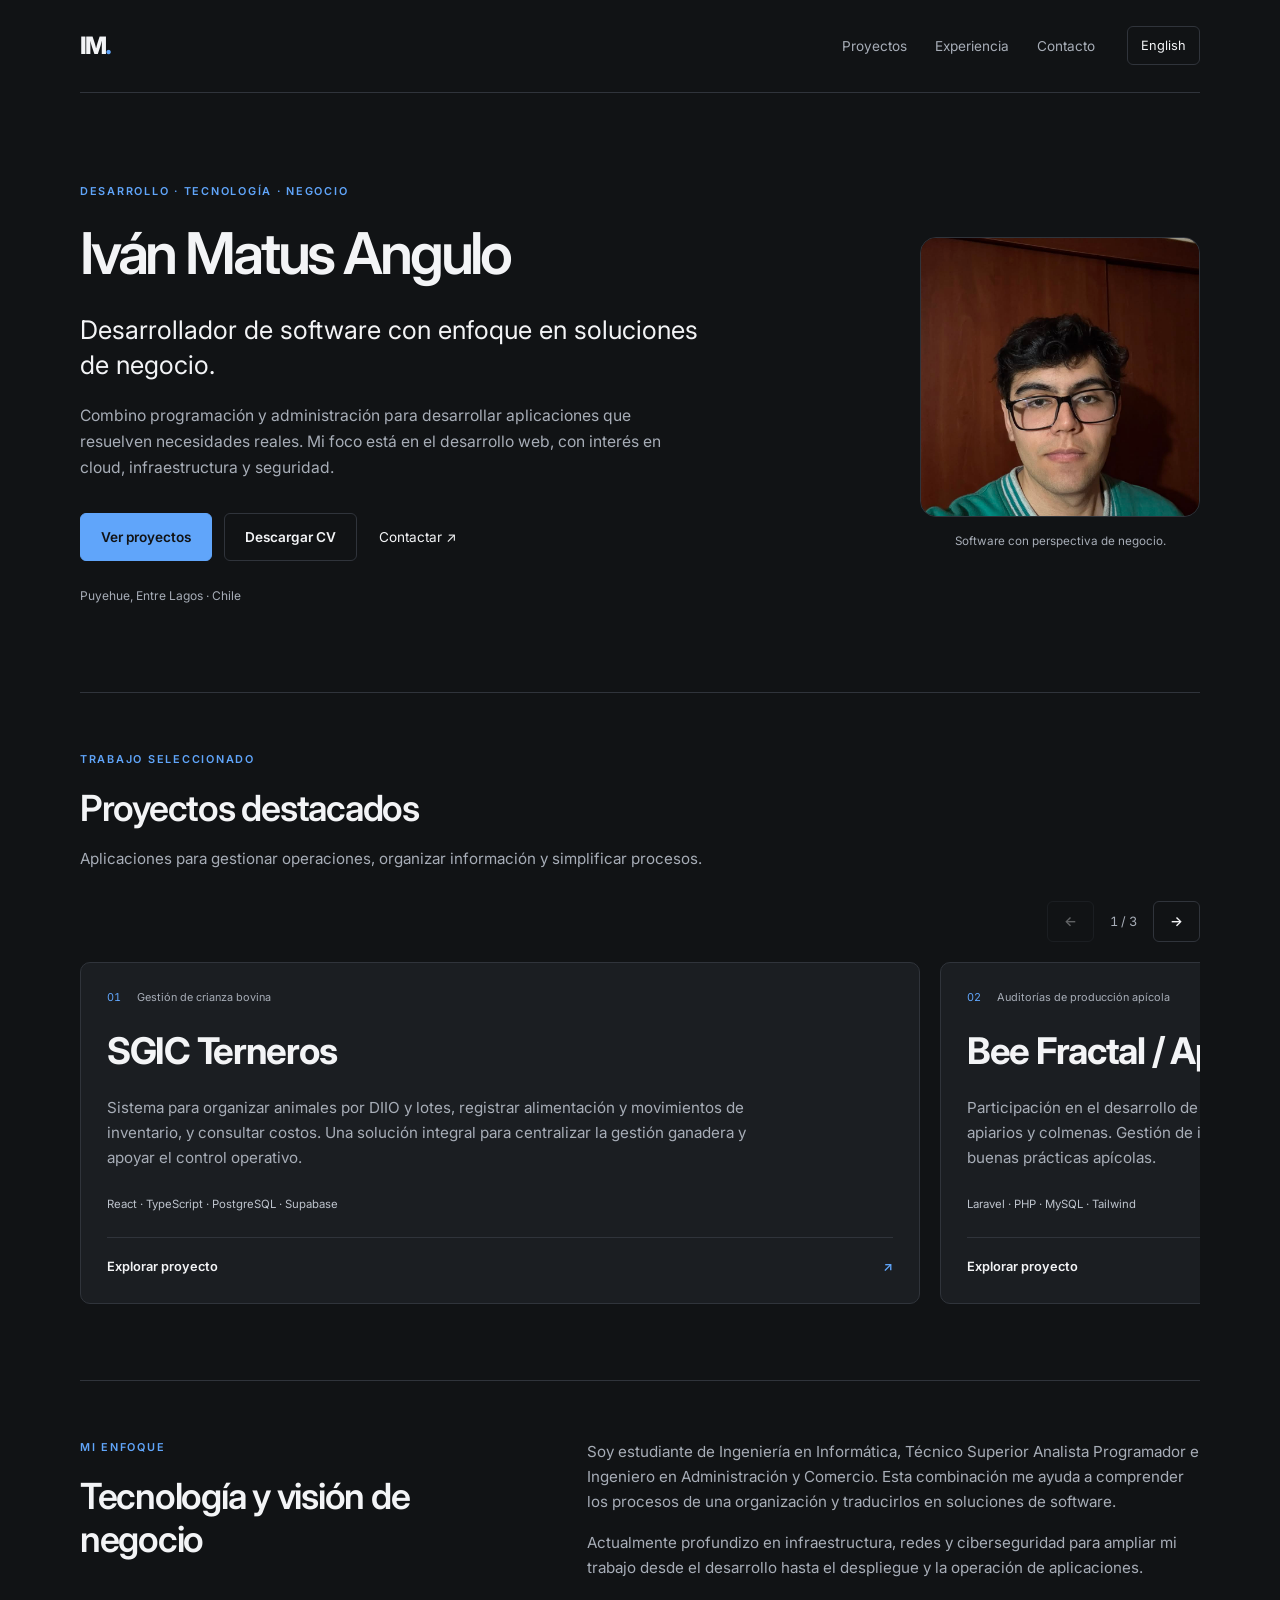
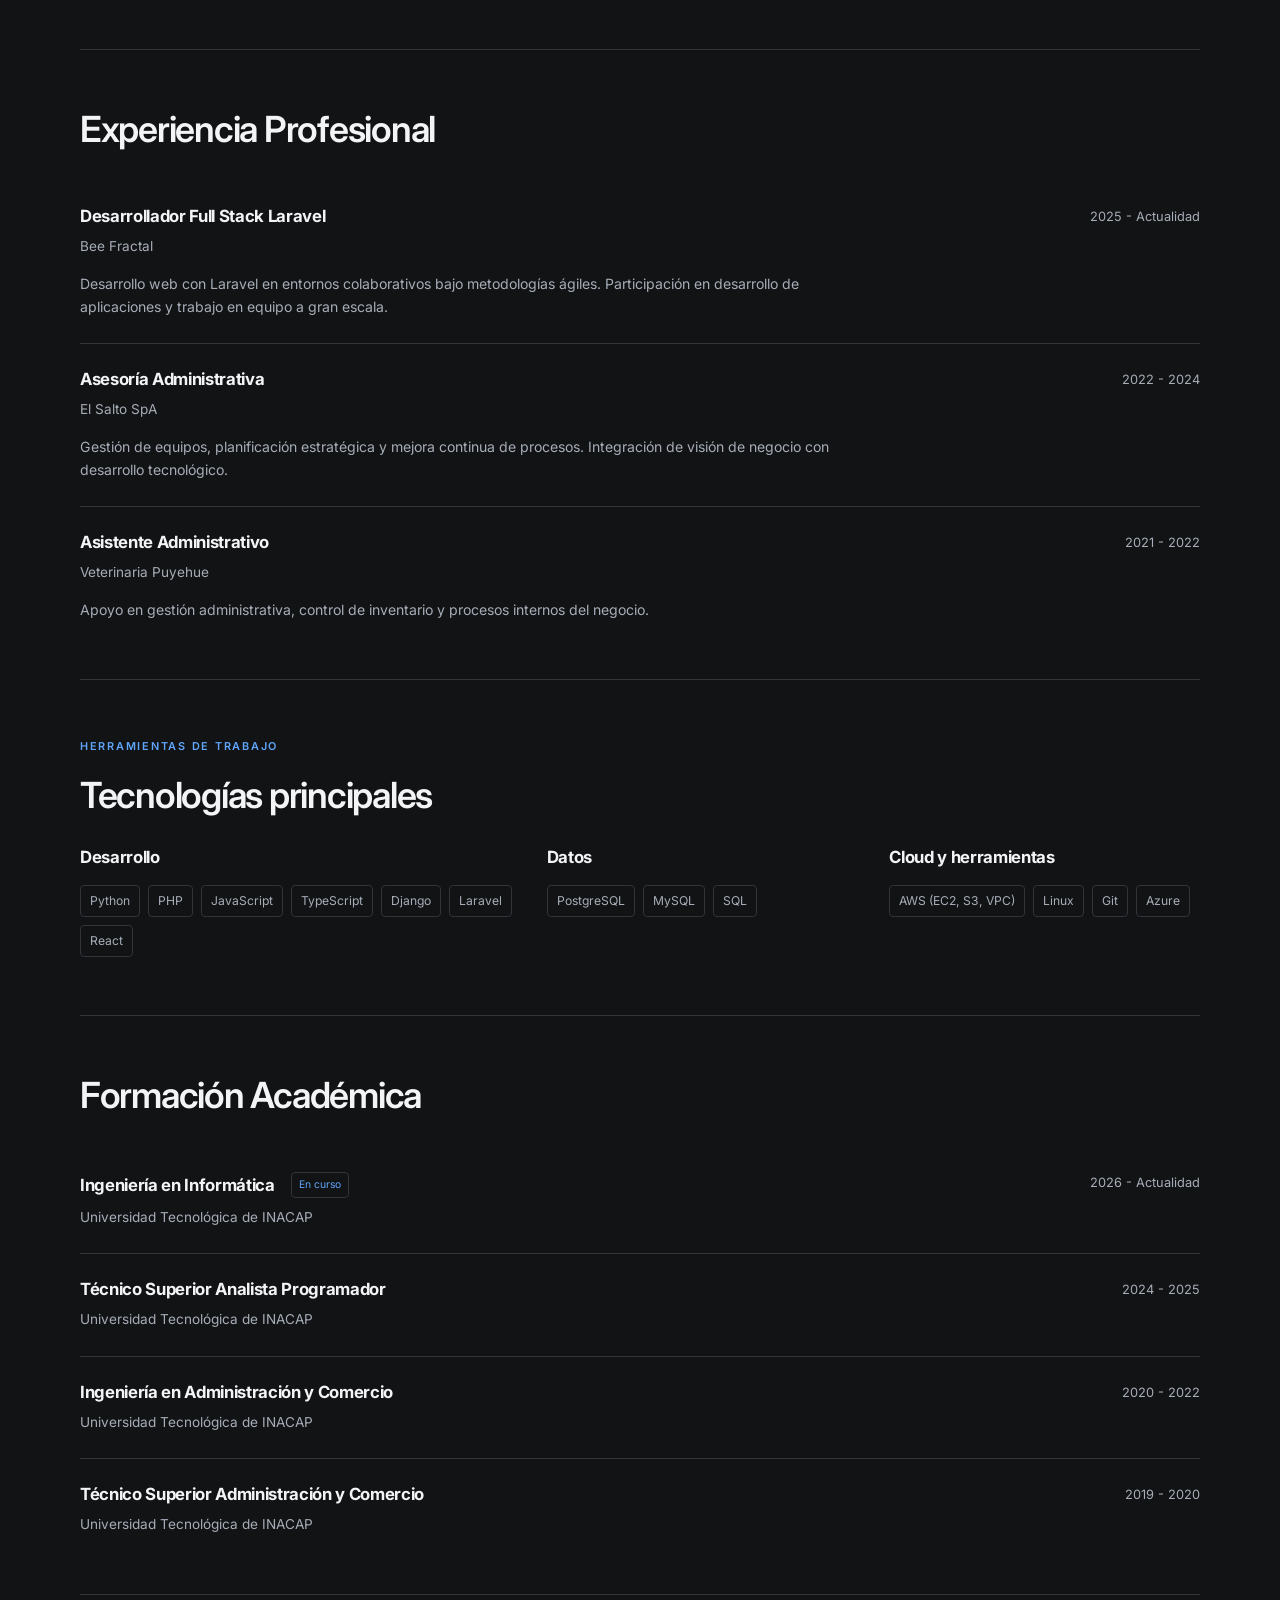
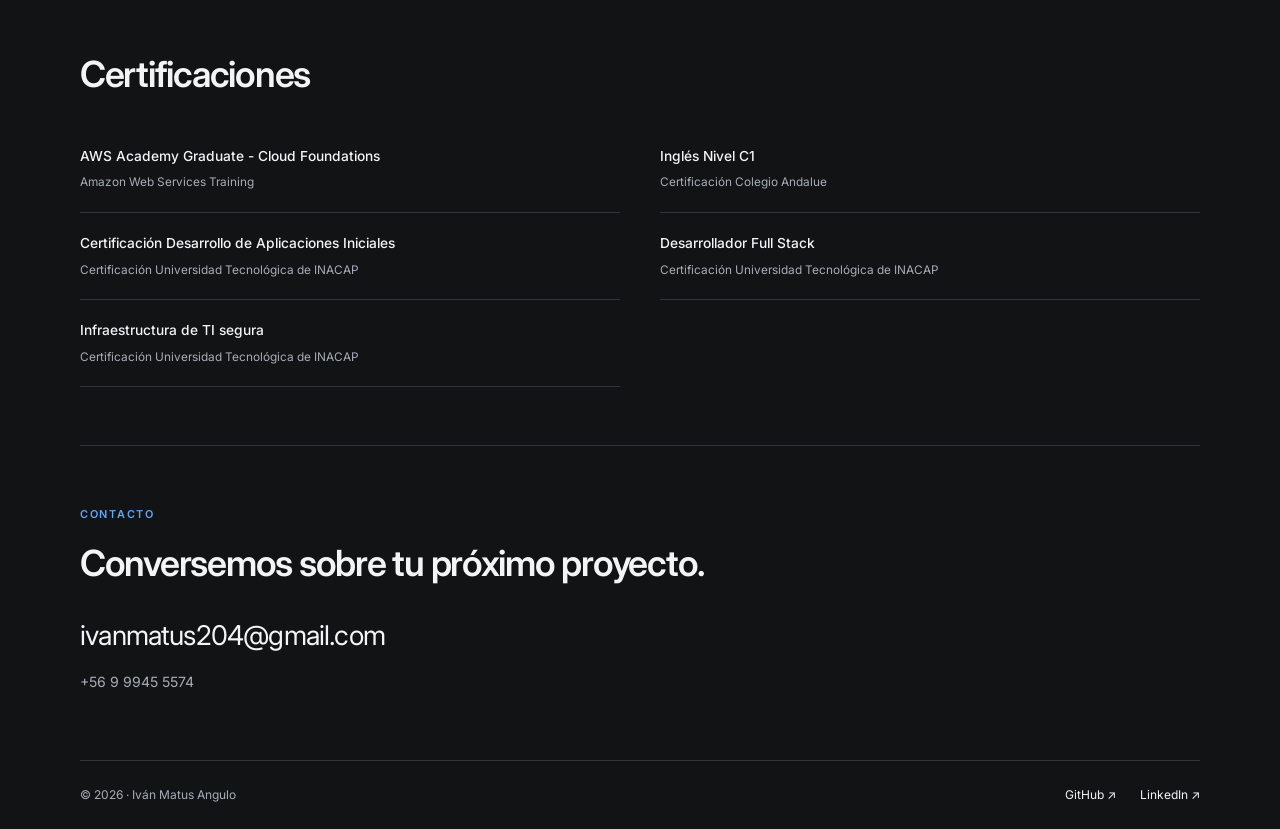
<file: index.html>
<!DOCTYPE html>
<html lang="es">

<head>
    <meta charset="UTF-8">
    <meta name="viewport" content="width=device-width, initial-scale=1.0">
    <title>Iván Matus Angulo | Desarrollo de software</title>
    <link rel="stylesheet" href="CSS/estilos.css">
    <link rel="stylesheet" href="https://cdnjs.cloudflare.com/ajax/libs/font-awesome/6.5.0/css/all.min.css">
    <link rel="preconnect" href="https://fonts.googleapis.com">
    <link rel="preconnect" href="https://fonts.gstatic.com" crossorigin>
    <link
        href="https://fonts.googleapis.com/css2?family=Inter:wght@400;500;600;700;800&display=swap"
        rel="stylesheet">
    <!-- SEO básico -->
    <meta name="description"
        content="Portafolio de Iván Matus Angulo, desarrollador web con experiencia en Python, Laravel, JavaScript y cloud (AWS). Proyectos, experiencia y tecnologías.">
    <meta name="keywords"
        content="Iván Matus, desarrollador web Chile, portafolio programador, Python, Laravel, JavaScript, AWS, full stack">
    <meta name="author" content="Iván Matus Angulo">

    <!-- Indexación -->
    <meta name="robots" content="index, follow">

    <!-- Open Graph (para compartir en redes) -->
    <meta property="og:title" content="Iván Matus Angulo | Portafolio">
    <meta property="og:description"
        content="Desarrollador web con experiencia en backend, frontend y cloud. Revisa mis proyectos y experiencia profesional.">
    <meta property="og:image" content="https://mathuzib.dev/gato.png">
    <meta property="og:url" content="https://mathuzib.dev">
    <meta property="og:type" content="website">

    <!-- Twitter Cards -->
    <meta name="twitter:card" content="summary_large_image">
    <meta name="twitter:title" content="Iván Matus Angulo | Portafolio">
    <meta name="twitter:description"
        content="Portafolio profesional con proyectos en desarrollo web, cloud e infraestructura.">
    <meta name="twitter:image" content="https://mathuzib.dev/gato.png">

    <!-- Tema del navegador (mobile) -->
    <meta name="theme-color" content="#111315">
</head>

<body>
<a class="skip-link" href="#contenido" data-key="skip">Saltar al contenido</a>
<header class="site-header"><a class="brand" href="#inicio" aria-label="Iván Matus, inicio">IM<span>.</span></a>
<nav aria-label="Principal"><a href="#proyectos" data-key="nav_projects">Proyectos</a><a href="#experiencia" data-key="nav_experience">Experiencia</a><a href="#contacto" data-key="nav_contact">Contacto</a></nav>
<button class="translate-btn" id="translateBtn" type="button" aria-label="Switch to English">English</button></header>
<main id="contenido">
<section class="hero" id="inicio"><div class="hero-copy"><p class="eyebrow" data-key="eyebrow">DESARROLLO · TECNOLOGÍA · NEGOCIO</p>
<h1 class="animated-title">Iván Matus Angulo</h1>
<p class="hero-role" data-key="hero_role">Desarrollador de software con enfoque en soluciones de negocio.</p>
<p class="hero-description" data-key="hero_description">Combino programación y administración para desarrollar aplicaciones que resuelven necesidades reales. Mi foco está en el desarrollo web, con interés en cloud, infraestructura y seguridad.</p>
<div class="hero-actions"><a class="button primary" href="#proyectos" data-key="view_projects">Ver proyectos</a><button class="button" id="downloadCvBtn" type="button"><span data-key="download_cv">Descargar CV</span></button><a class="text-link" href="mailto:ivanmatus204@gmail.com" data-key="contact_me">Contactar ↗</a></div>
<p class="hero-location"><span class="ciudad">Puyehue, Entre Lagos · Chile</span></p></div>
<div class="portrait"><img class="imagen-perfil" src="./gato.png" alt="Retrato de Iván Matus Angulo" width="320" height="320"><p data-key="portrait_caption">Software con perspectiva de negocio.</p></div></section>
<section class="proyectos" id="proyectos"><div class="section-heading"><p class="eyebrow" data-key="selected_work">TRABAJO SELECCIONADO</p><h2 data-key="projects">Proyectos destacados</h2><p data-key="projects_intro">Aplicaciones para gestionar operaciones, organizar información y simplificar procesos.</p></div><div class="carousel-controls"><button type="button" class="button" id="projectPrev" aria-controls="projectTrack" aria-label="Proyecto anterior">←</button><span id="projectCount" aria-live="polite">1 / 3</span><button type="button" class="button" id="projectNext" aria-controls="projectTrack" aria-label="Proyecto siguiente">→</button></div><div class="proyectos-grid" id="projectTrack" tabindex="0" role="region" aria-label="Proyectos destacados"><article class="proyecto-card"><div class="project-meta"><span>01</span><span data-key="sgic_category">Gestión de crianza bovina</span></div><h3 class="titulo-proyecto">SGIC Terneros</h3><div class="contenido-proyecto"><p data-key="sgic_desc">Sistema para organizar animales por DIIO y lotes, registrar alimentación y movimientos de inventario, y consultar costos. Una solución integral para centralizar la gestión ganadera y apoyar el control operativo.</p><p class="tech-mini">React · TypeScript · PostgreSQL · Supabase</p></div><a class="link-proyecto" href="proyectos/sgic-terneros.html"><span data-key="case_study">Explorar proyecto</span><span aria-hidden="true">↗</span></a></article><article class="proyecto-card"><div class="project-meta"><span>02</span><span data-key="bee_category">Auditorías de producción apícola</span></div><h3 class="titulo-proyecto">Bee Fractal / ApiCheck</h3><div class="contenido-proyecto"><p data-key="bee_desc">Participación en el desarrollo de un sistema de auditorías con Laravel para evaluar apiarios y colmenas. Gestión de información y reportes para apoyar la evaluación de buenas prácticas apícolas.</p><p class="tech-mini">Laravel · PHP · MySQL · Tailwind</p></div><a class="link-proyecto" href="proyectos/bee-fractal.html"><span data-key="case_study">Explorar proyecto</span><span aria-hidden="true">↗</span></a></article><article class="proyecto-card"><div class="project-meta"><span>03</span><span data-key="vuala_category">Reservas y administración</span></div><h3 class="titulo-proyecto">Salón Vualá</h3><div class="contenido-proyecto"><p data-key="vuala_desc">Desarrollo de una aplicación web para gestionar reservas de horas y centralizar operaciones de un salón. Un proyecto orientado a simplificar la administración diaria del negocio.</p><p class="tech-mini">Python · Django · Tailwind · Railway</p></div><a class="link-proyecto" href="proyectos/salon-vuala.html"><span data-key="case_study">Explorar proyecto</span><span aria-hidden="true">↗</span></a></article></div></section><section class="acerca" id="acerca"><div class="section-heading"><p class="eyebrow" data-key="perspective">MI ENFOQUE</p><h2 data-key="about_title">Tecnología y visión de negocio</h2></div><div class="parrafos"><p data-key="about_short">Soy estudiante de Ingeniería en Informática, Técnico Superior Analista Programador e Ingeniero en Administración y Comercio. Esta combinación me ayuda a comprender los procesos de una organización y traducirlos en soluciones de software.</p><p data-key="about_focus">Actualmente profundizo en infraestructura, redes y ciberseguridad para ampliar mi trabajo desde el desarrollo hasta el despliegue y la operación de aplicaciones.</p></div></section><section class="experience-section"><div class="estudios" id="experiencia">
                        <div class="tec-header">

                            <h2 data-key="experience_title">Experiencia Profesional</h2>
                        </div>
                        <div class="timeline">
                            <div class="timeline-item">
                                <div class="timeline-dot"></div>
                                <div class="timeline-card">
                                    <h4 data-key="job1_title">Desarrollador Full Stack Laravel</h4>
                                    <span class="empresa">Bee Fractal</span>
                                    <span class="fecha">2025 - <span data-key="current_date">Actualidad</span></span>
                                    <p data-key="job1_desc">
                                        Desarrollo web con Laravel en entornos colaborativos bajo metodologías ágiles.
                                        Participación en desarrollo de aplicaciones y trabajo en equipo a gran escala.
                                    </p>
                                </div>
                            </div>
                            <div class="timeline-item">
                                <div class="timeline-dot"></div>
                                <div class="timeline-card">
                                    <h4 data-key="job2_title">Asesoría Administrativa</h4>
                                    <span class="empresa">El Salto SpA</span>
                                    <span class="fecha">2022 - 2024</span>
                                    <p data-key="job2_desc">
                                        Gestión de equipos, planificación estratégica y mejora continua de procesos.
                                        Integración de visión de negocio con desarrollo tecnológico.
                                    </p>
                                </div>
                            </div>
                            <div class="timeline-item">
                                <div class="timeline-dot"></div>
                                <div class="timeline-card">
                                    <h4 data-key="job3_title">Asistente Administrativo</h4>
                                    <span class="empresa">Veterinaria Puyehue</span>
                                    <span class="fecha">2021 - 2022</span>
                                    <p data-key="job3_desc">
                                        Apoyo en gestión administrativa, control de inventario y procesos internos del
                                        negocio.
                                    </p>
                                </div>
                            </div>
                        </div>
                    </div></section><section class="tecnologias" id="tecnologias"><div class="section-heading"><p class="eyebrow" data-key="toolkit">HERRAMIENTAS DE TRABAJO</p><h2 data-key="tech_title">Tecnologías principales</h2></div><div class="tec-columns"><div class="categoria"><h4 data-key="development">Desarrollo</h4><ul class="badges"><li>Python</li><li>PHP</li><li>JavaScript</li><li>TypeScript</li><li>Django</li><li>Laravel</li><li>React</li></ul></div><div class="categoria"><h4 data-key="data">Datos</h4><ul class="badges"><li>PostgreSQL</li><li>MySQL</li><li>SQL</li></ul></div><div class="categoria"><h4 data-key="infra">Cloud y herramientas</h4><ul class="badges"><li>AWS (EC2, S3, VPC)</li><li>Linux</li><li>Git</li><li>Azure</li></ul></div></div></section><section class="education-section"><div class="experiencia" id="educacion">
                        <div class="tec-header">

                            <h2 data-key="education_title">Formación Académica</h2>
                        </div>
                        <div class="timeline">
                            <div class="timeline-item">
                                <div class="timeline-dot"></div>
                                <div class="timeline-card">
                                    <div class="card-header">
                                        <h4 data-key="degree1_title">Ingeniería en Informática</h4>
                                        <span class="estado" data-key="degree1_status">En curso</span>
                                    </div>
                                    <span class="empresa">Universidad Tecnológica de INACAP</span>
                                    <span class="fecha">2026 - <span data-key="current_date">Actualidad</span></span>
                                </div>
                            </div>
                            <div class="timeline-item">
                                <div class="timeline-dot"></div>
                                <div class="timeline-card">
                                    <h4 data-key="degree2_title">Técnico Superior Analista Programador</h4>
                                    <span class="empresa">Universidad Tecnológica de INACAP</span>
                                    <span class="fecha">2024 - 2025</span>
                                </div>
                            </div>
                            <div class="timeline-item">
                                <div class="timeline-dot"></div>
                                <div class="timeline-card">
                                    <a href="https://1drv.ms/b/c/210d05de94081ebc/IQBOWxq736nkQY6sNHi5OsYQAXOuxrCswSbBjYo1ArvZHEQ?e=cNQQgE" target="_blank" rel="noopener noreferrer"><h4 data-key="degree3_title">Ingeniería en Administración y Comercio</h4></a>
                                    <span class="empresa">Universidad Tecnológica de INACAP</span>
                                    <span class="fecha">2020 - 2022</span>
                                </div>
                            </div>
                            <div class="timeline-item">
                                <div class="timeline-dot"></div>
                                <div class="timeline-card">
                                    <a href="https://1drv.ms/b/c/210d05de94081ebc/IQAnI-cUDmS1QZ3u83oNYvUNAXF2hCIe0gRrrecRStkks4I?e=HjtESJ" target="_blank" rel="noopener noreferrer"><h4 data-key="degree4_title">Técnico Superior Administración y Comercio</h4></a>
                                    <span class="empresa">Universidad Tecnológica de INACAP</span>
                                    <span class="fecha">2019 - 2020</span>
                                </div>
                            </div>
                        </div>
                    </div></section><div class="certiffi" id="certificaciones">
                <div class="tec-header">

                    <h2 data-key="cert_title">Certificaciones</h2>
                </div>
                <div class="certificaciones">




                    <a href="https://www.credly.com/badges/d5ff7671-7bbe-4497-8d2a-621c77a96585" target="_blank"
                        rel="noopener noreferrer">
                        <div class="cert-card">
                            <div class="info">

                                <div class="text">
                                    <span class="title" data-key="cert5_title">AWS Academy Graduate - Cloud
                                        Foundations</span>
                                    <span data-key="cert5_subtitle" class="subtitle">Amazon Web Services Training</span>
                                </div>
                            </div>

                        </div>
                    </a>

                        <div class="cert-card">
                            <div class="info">

                                <div class="text">
                                    <span class="title" data-key="cert6_title">Inglés Nivel C1</span>
                                    <span data-key="cert6_subtitle" class="subtitle">Certificación Colegio
                                        Andalue</span>
                                </div>
                            </div>

                        </div>


                    <a href="https://1drv.ms/b/c/210d05de94081ebc/IQD9FWkC1qXOQp2TaC76YAv_ARRTUv-jQpoIyZXVQ5Z_MIE?e=9zJELz"
                        target="_blank" rel="noopener noreferrer">
                        <div class="cert-card">
                            <div class="info">

                                <div class="text">
                                    <span class="title" data-key="cert7_title">Certificación Desarrollo de Aplicaciones
                                        Iniciales</span>
                                    <span data-key="cert7_subtitle" class="subtitle">Certificación Universidad
                                        Tecnológica de INACAP</span>
                                </div>
                            </div>

                        </div>
                    </a>
                    <a href="https://1drv.ms/b/c/210d05de94081ebc/IQC97gv_N7euS7RvptwApeSAAfjNPMPZ-af34ELDy1baVVQ?e=jhB6DB"
                        target="_blank" rel="noopener noreferrer">
                        <div class="cert-card">
                            <div class="info">

                                <div class="text">
                                    <span class="title" data-key="cert8_title">Desarrollador Full Stack</span>
                                    <span data-key="cert8_subtitle" class="subtitle">Certificación Universidad
                                        Tecnológica de INACAP</span>
                                </div>
                            </div>

                        </div>
                    </a>
                    <a href="https://1drv.ms/b/c/210d05de94081ebc/IQACRAlEYrVyRq38H-ZVdkmWATVn9FWT5jAQxqw-zeCJBpw?e=Q1fPtT"
                        target="_blank" rel="noopener noreferrer">
                        <div class="cert-card">
                            <div class="info">

                                <div class="text">
                                    <span class="title" data-key="cert9_title">Infraestructura de TI segura</span>
                                    <span data-key="cert9_subtitle" class="subtitle">Certificación Universidad
                                        Tecnológica de INACAP</span>
                                </div>
                            </div>

                        </div>
                    </a>
                </div>
            </div></main><footer id="contacto" class="footer"><div><p class="eyebrow" data-key="nav_contact">Contacto</p><h2 data-key="contact_heading">Conversemos sobre tu próximo proyecto.</h2><a class="contact-email correo" href="mailto:ivanmatus204@gmail.com">ivanmatus204@gmail.com</a><a class="contact-phone tele" href="tel:+56999455574">+56 9 9945 5574</a></div><div class="footer-bottom"><p>© 2026 · Iván Matus Angulo</p><div class="social-links"><a href="https://github.com/MaThUZiB" target="_blank" rel="noopener noreferrer">GitHub ↗</a><a href="https://www.linkedin.com/in/iv%C3%A1n-matus-angulo-814bb1316/" target="_blank" rel="noopener noreferrer">LinkedIn ↗</a></div></div></footer>
    <script src="scripts/cvGenerator.js"></script><script type="module" src="scripts/main.js"></script><script src="scripts/carousel.js" defer></script></body></html>
</file>
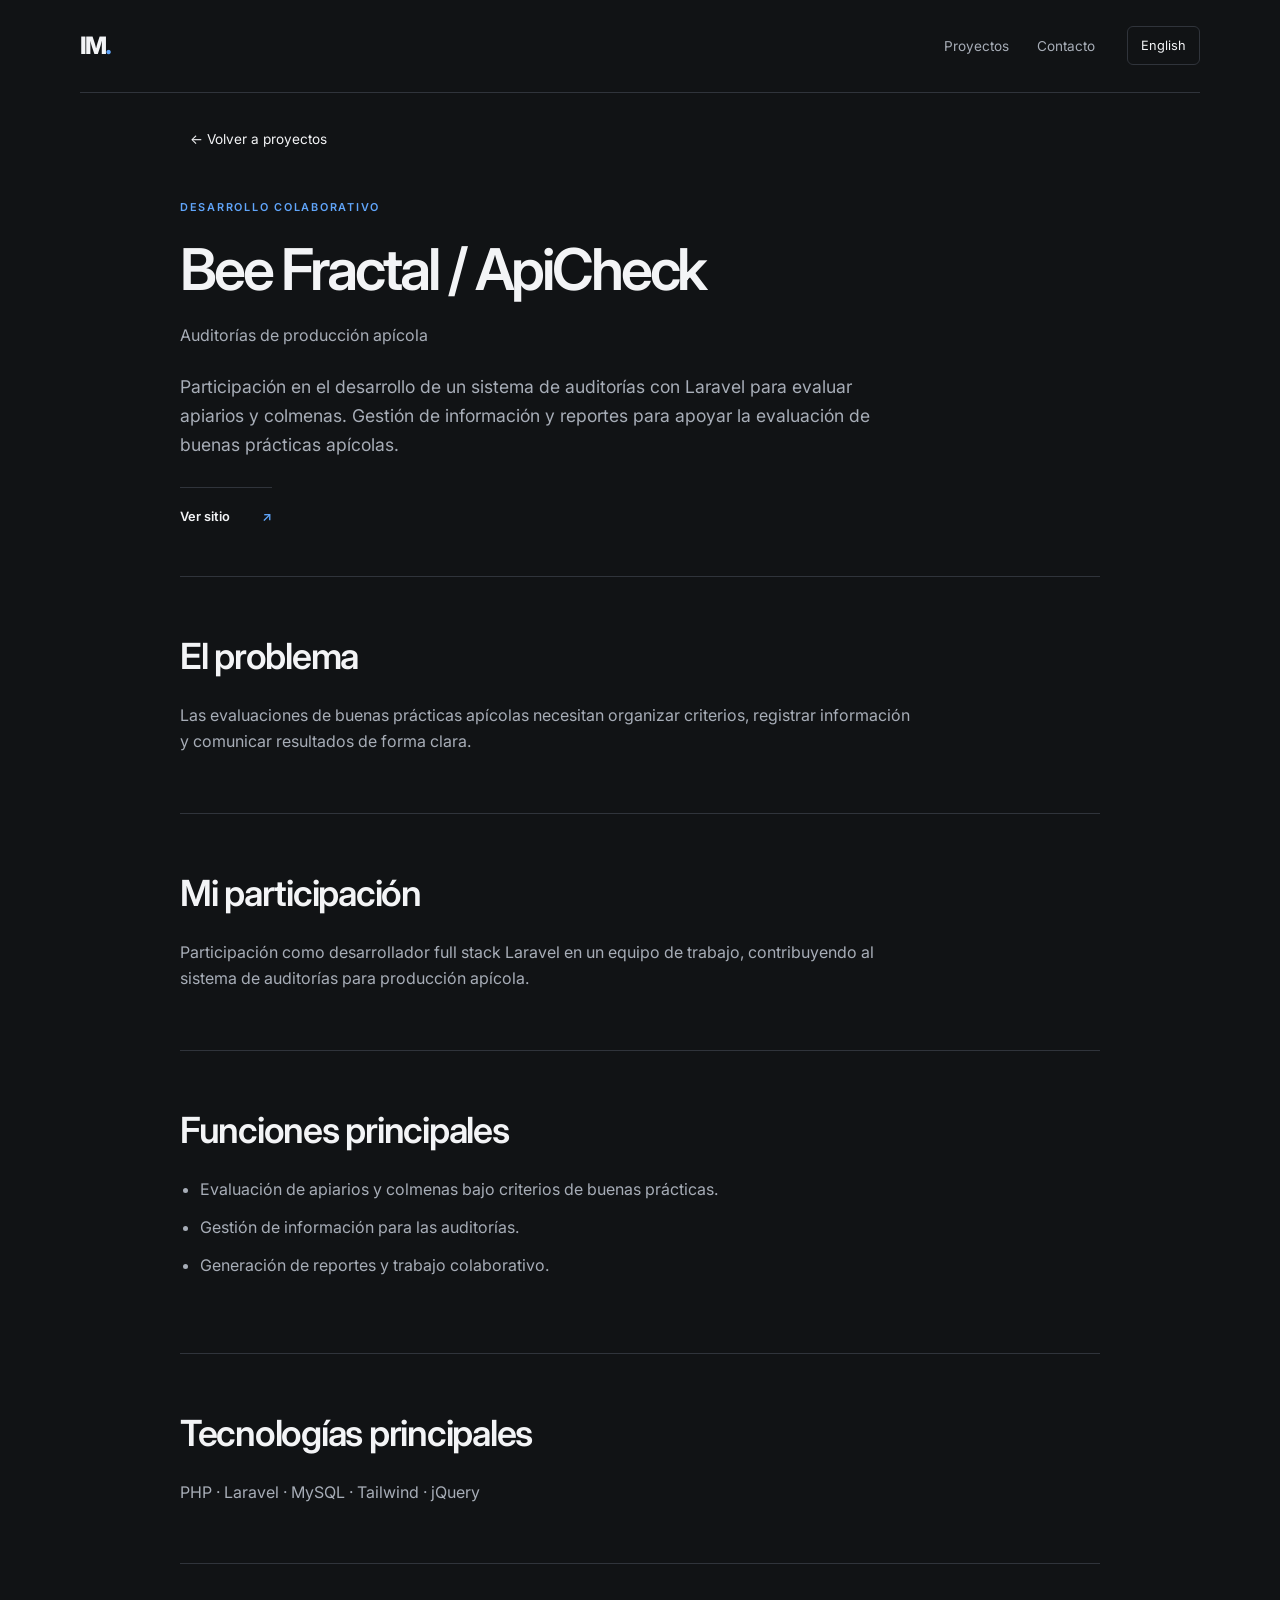
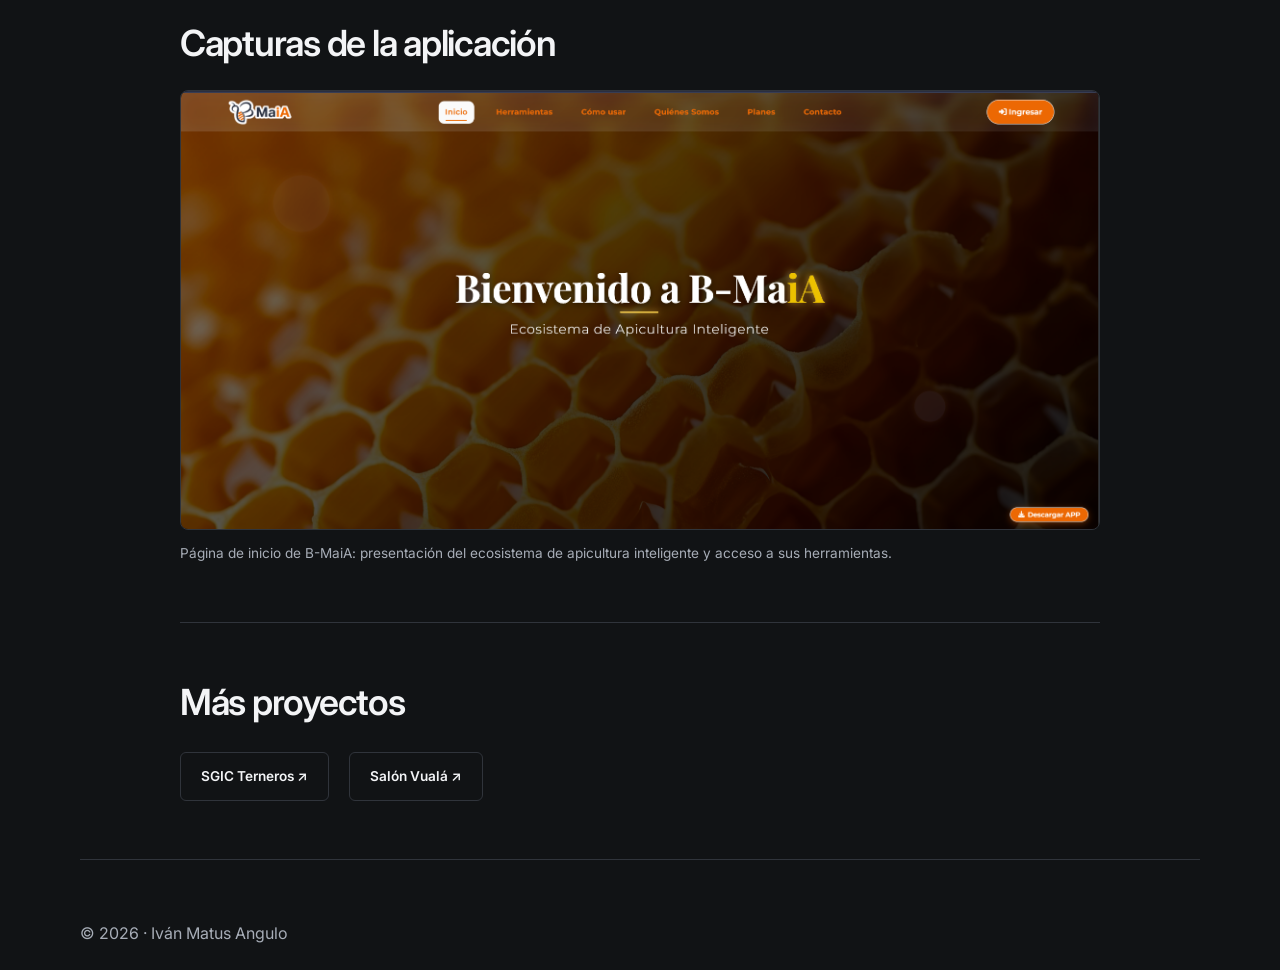
<file: proyectos/bee-fractal.html>
<!DOCTYPE html><html lang="es"><head><meta charset="UTF-8"><meta name="viewport" content="width=device-width, initial-scale=1"><title>Bee Fractal / ApiCheck | Iván Matus</title><meta name="description" content="Auditorías de producción apícola: funciones, tecnologías y participación de Iván Matus."><link rel="stylesheet" href="../CSS/estilos.css"><link rel="preconnect" href="https://fonts.googleapis.com"><link href="https://fonts.googleapis.com/css2?family=Inter:wght@400;500;600;700;800&display=swap" rel="stylesheet"></head><body><a class="skip-link" href="#contenido" data-key="skip">Saltar al contenido</a><header class="site-header"><a class="brand" href="../index.html" aria-label="Iván Matus">IM<span>.</span></a><nav aria-label="Principal"><a href="../index.html#proyectos" data-key="nav_projects">Proyectos</a><a href="../index.html#contacto" data-key="nav_contact">Contacto</a></nav><button class="translate-btn" id="translateBtn" type="button">English</button></header><main id="contenido" class="case-main"><a class="text-link" href="../index.html#proyectos" data-key="back_projects">← Volver a proyectos</a><section class="case-hero"><p data-key="bee_role" class="eyebrow">Desarrollo colaborativo</p><h1>Bee Fractal / ApiCheck</h1><p data-key="bee_lead">Auditorías de producción apícola</p><p class="case-intro" data-key="bee_desc">Participación en el desarrollo de un sistema de auditorías con Laravel para evaluar apiarios y colmenas. Gestión de información y reportes para apoyar la evaluación de buenas prácticas apícolas.</p><div class="case-links"><a class="link-proyecto" href="https://www.apicheck.cl/" target="_blank" rel="noopener noreferrer"><span data-key="view_site">Ver sitio</span> <span aria-hidden="true">↗</span></a></div></section><section class="case-section"><h2 data-key="challenge">El problema</h2><p data-key="bee_problem">Las evaluaciones de buenas prácticas apícolas necesitan organizar criterios, registrar información y comunicar resultados de forma clara.</p></section><section class="case-section"><h2 data-key="contribution">Mi participación</h2><p data-key="bee_contribution">Participación como desarrollador full stack Laravel en un equipo de trabajo, contribuyendo al sistema de auditorías para producción apícola.</p></section><section class="case-section"><h2 data-key="features">Funciones principales</h2><ul class="feature-list"><li data-key="bee_feature_0">Evaluación de apiarios y colmenas bajo criterios de buenas prácticas.</li><li data-key="bee_feature_1">Gestión de información para las auditorías.</li><li data-key="bee_feature_2">Generación de reportes y trabajo colaborativo.</li></ul></section><section class="case-section"><h2 data-key="tech_title">Tecnologías principales</h2><p>PHP · Laravel · MySQL · Tailwind · jQuery</p></section><section class="case-gallery" data-gallery="bee-fractal" hidden><h2 data-key="screenshots">Capturas de la aplicación</h2><div class="gallery-grid"></div></section><section class="case-section"><h2 data-key="more_projects">Más proyectos</h2><div class="case-links"><a class="button" href="sgic-terneros.html">SGIC Terneros ↗</a><a class="button" href="salon-vuala.html">Salón Vualá ↗</a></div></section></main><footer class="footer"><p>© 2026 · Iván Matus Angulo</p></footer><script type="module" src="../scripts/main.js"></script><script type="module" src="../scripts/gallery.js"></script></body></html>
</file>
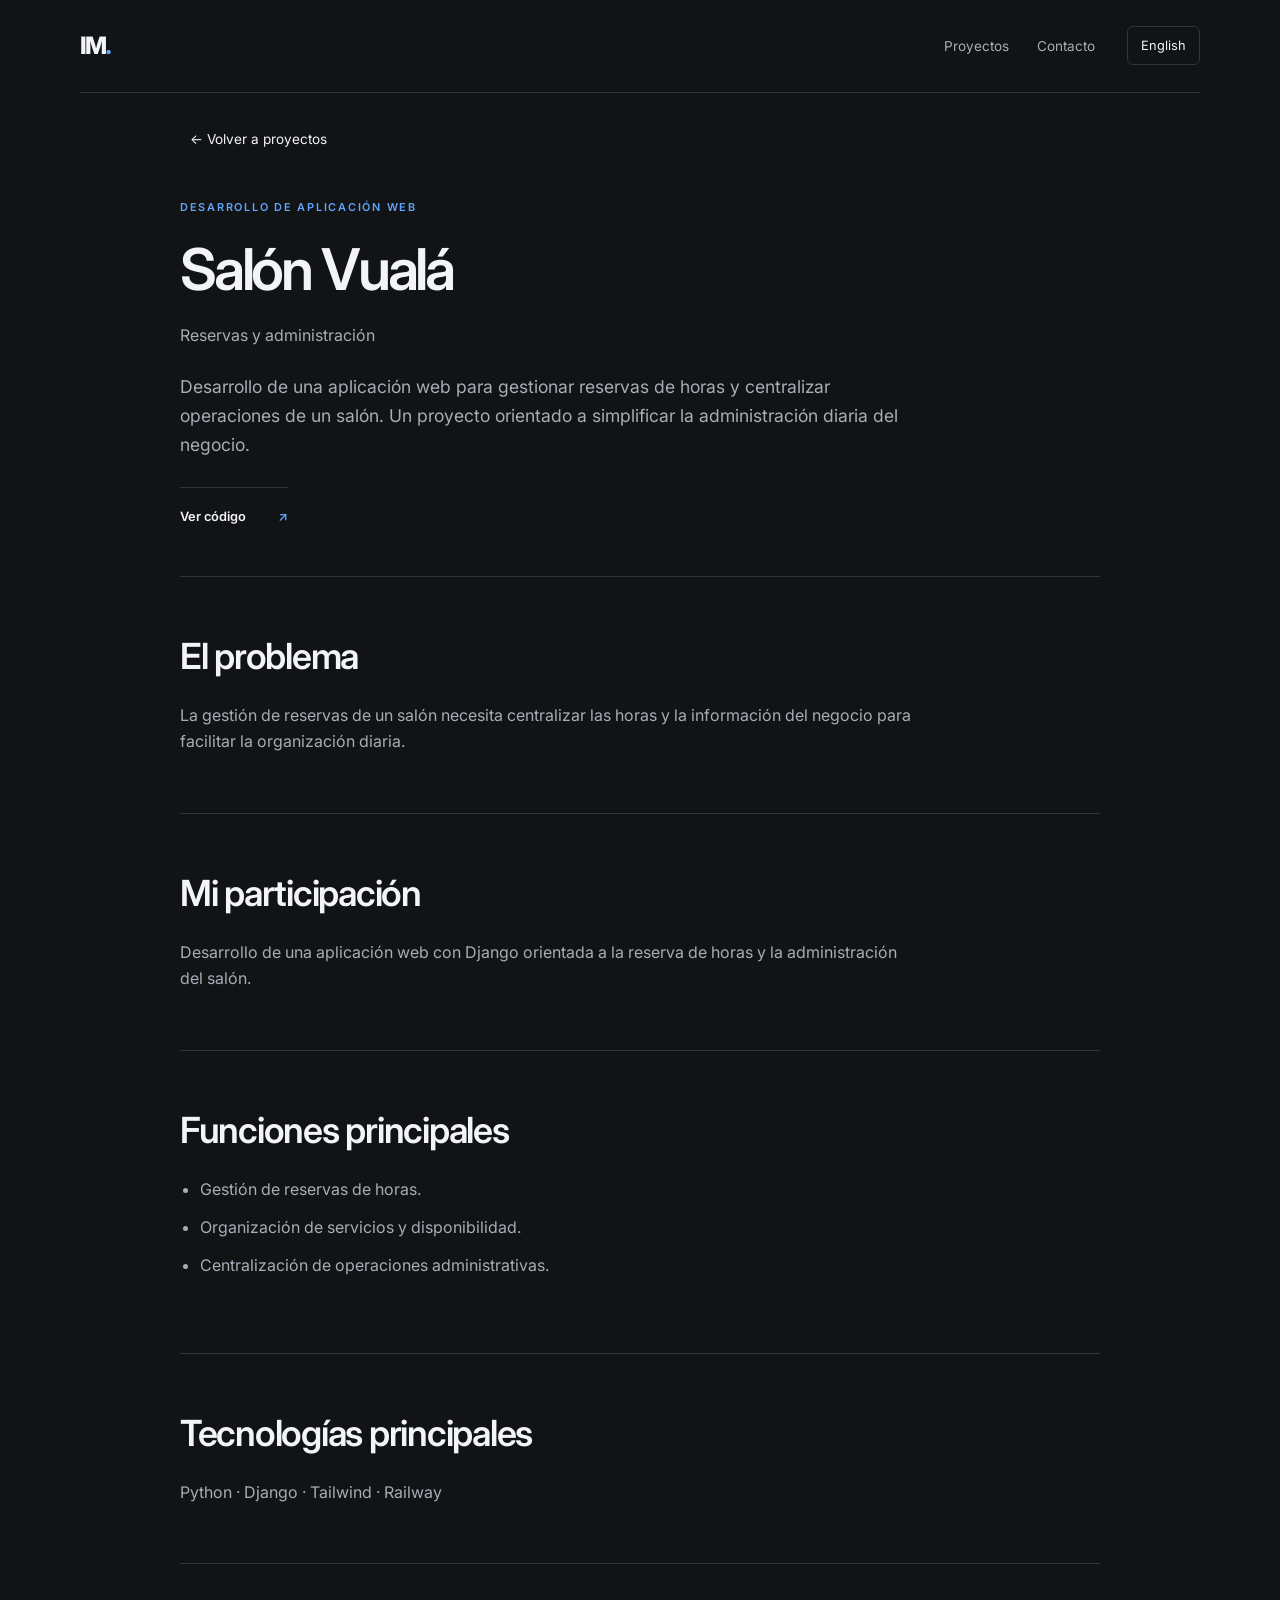
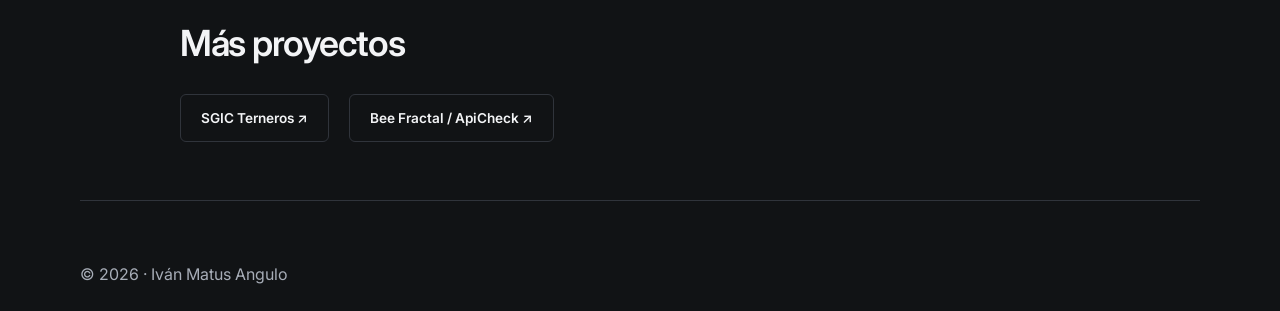
<file: proyectos/salon-vuala.html>
<!DOCTYPE html><html lang="es"><head><meta charset="UTF-8"><meta name="viewport" content="width=device-width, initial-scale=1"><title>Salón Vualá | Iván Matus</title><meta name="description" content="Reservas y administración: funciones, tecnologías y participación de Iván Matus."><link rel="stylesheet" href="../CSS/estilos.css"><link rel="preconnect" href="https://fonts.googleapis.com"><link href="https://fonts.googleapis.com/css2?family=Inter:wght@400;500;600;700;800&display=swap" rel="stylesheet"></head><body><a class="skip-link" href="#contenido" data-key="skip">Saltar al contenido</a><header class="site-header"><a class="brand" href="../index.html" aria-label="Iván Matus">IM<span>.</span></a><nav aria-label="Principal"><a href="../index.html#proyectos" data-key="nav_projects">Proyectos</a><a href="../index.html#contacto" data-key="nav_contact">Contacto</a></nav><button class="translate-btn" id="translateBtn" type="button">English</button></header><main id="contenido" class="case-main"><a class="text-link" href="../index.html#proyectos" data-key="back_projects">← Volver a proyectos</a><section class="case-hero"><p data-key="vuala_role" class="eyebrow">Desarrollo de aplicación web</p><h1>Salón Vualá</h1><p data-key="vuala_lead">Reservas y administración</p><p class="case-intro" data-key="vuala_desc">Desarrollo de una aplicación web para gestionar reservas de horas y centralizar operaciones de un salón. Un proyecto orientado a simplificar la administración diaria del negocio.</p><div class="case-links"><a class="link-proyecto" href="https://github.com/Kevin-ARivas/SalonVuala" target="_blank" rel="noopener noreferrer"><span data-key="view_code">Ver código</span> <span aria-hidden="true">↗</span></a></div></section><section class="case-section"><h2 data-key="challenge">El problema</h2><p data-key="vuala_problem">La gestión de reservas de un salón necesita centralizar las horas y la información del negocio para facilitar la organización diaria.</p></section><section class="case-section"><h2 data-key="contribution">Mi participación</h2><p data-key="vuala_contribution">Desarrollo de una aplicación web con Django orientada a la reserva de horas y la administración del salón.</p></section><section class="case-section"><h2 data-key="features">Funciones principales</h2><ul class="feature-list"><li data-key="vuala_feature_0">Gestión de reservas de horas.</li><li data-key="vuala_feature_1">Organización de servicios y disponibilidad.</li><li data-key="vuala_feature_2">Centralización de operaciones administrativas.</li></ul></section><section class="case-section"><h2 data-key="tech_title">Tecnologías principales</h2><p>Python · Django · Tailwind · Railway</p></section><section class="case-gallery" data-gallery="salon-vuala" hidden><h2 data-key="screenshots">Capturas de la aplicación</h2><div class="gallery-grid"></div></section><section class="case-section"><h2 data-key="more_projects">Más proyectos</h2><div class="case-links"><a class="button" href="sgic-terneros.html">SGIC Terneros ↗</a><a class="button" href="bee-fractal.html">Bee Fractal / ApiCheck ↗</a></div></section></main><footer class="footer"><p>© 2026 · Iván Matus Angulo</p></footer><script type="module" src="../scripts/main.js"></script><script type="module" src="../scripts/gallery.js"></script></body></html>
</file>
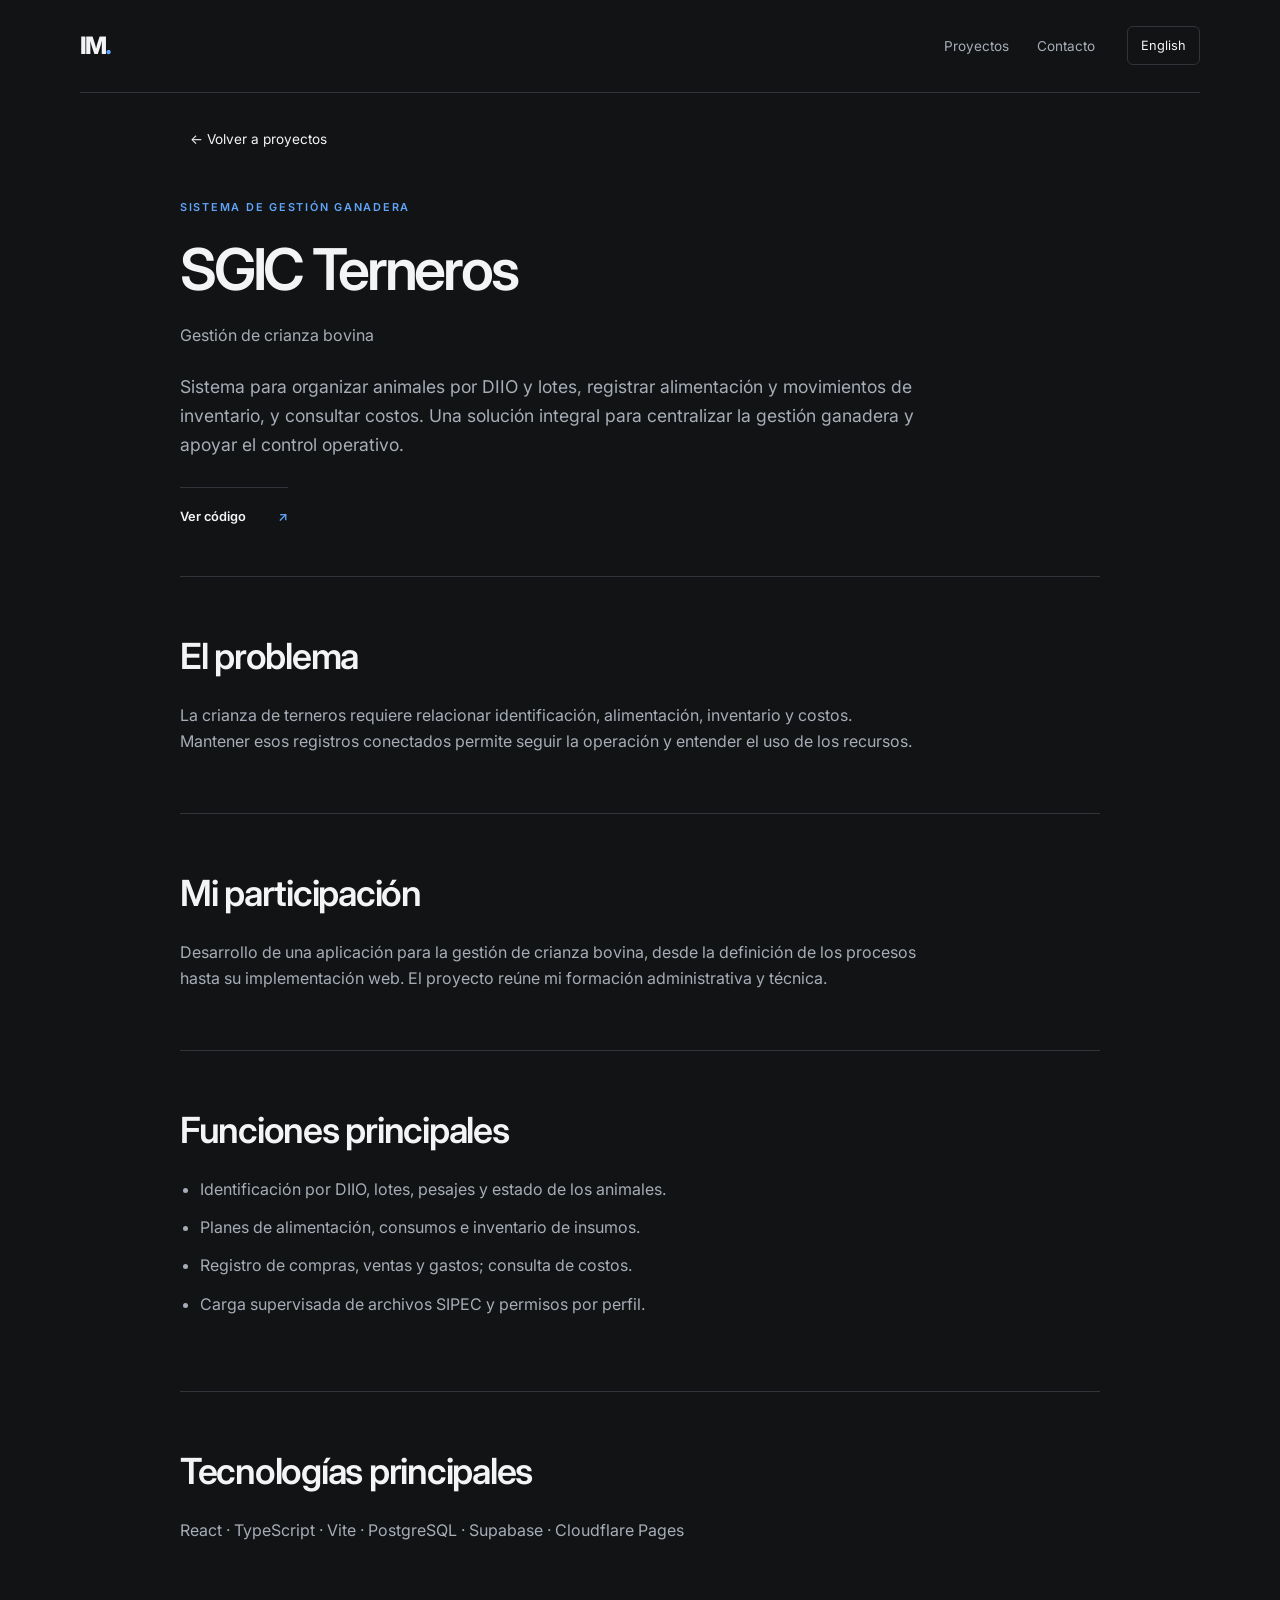
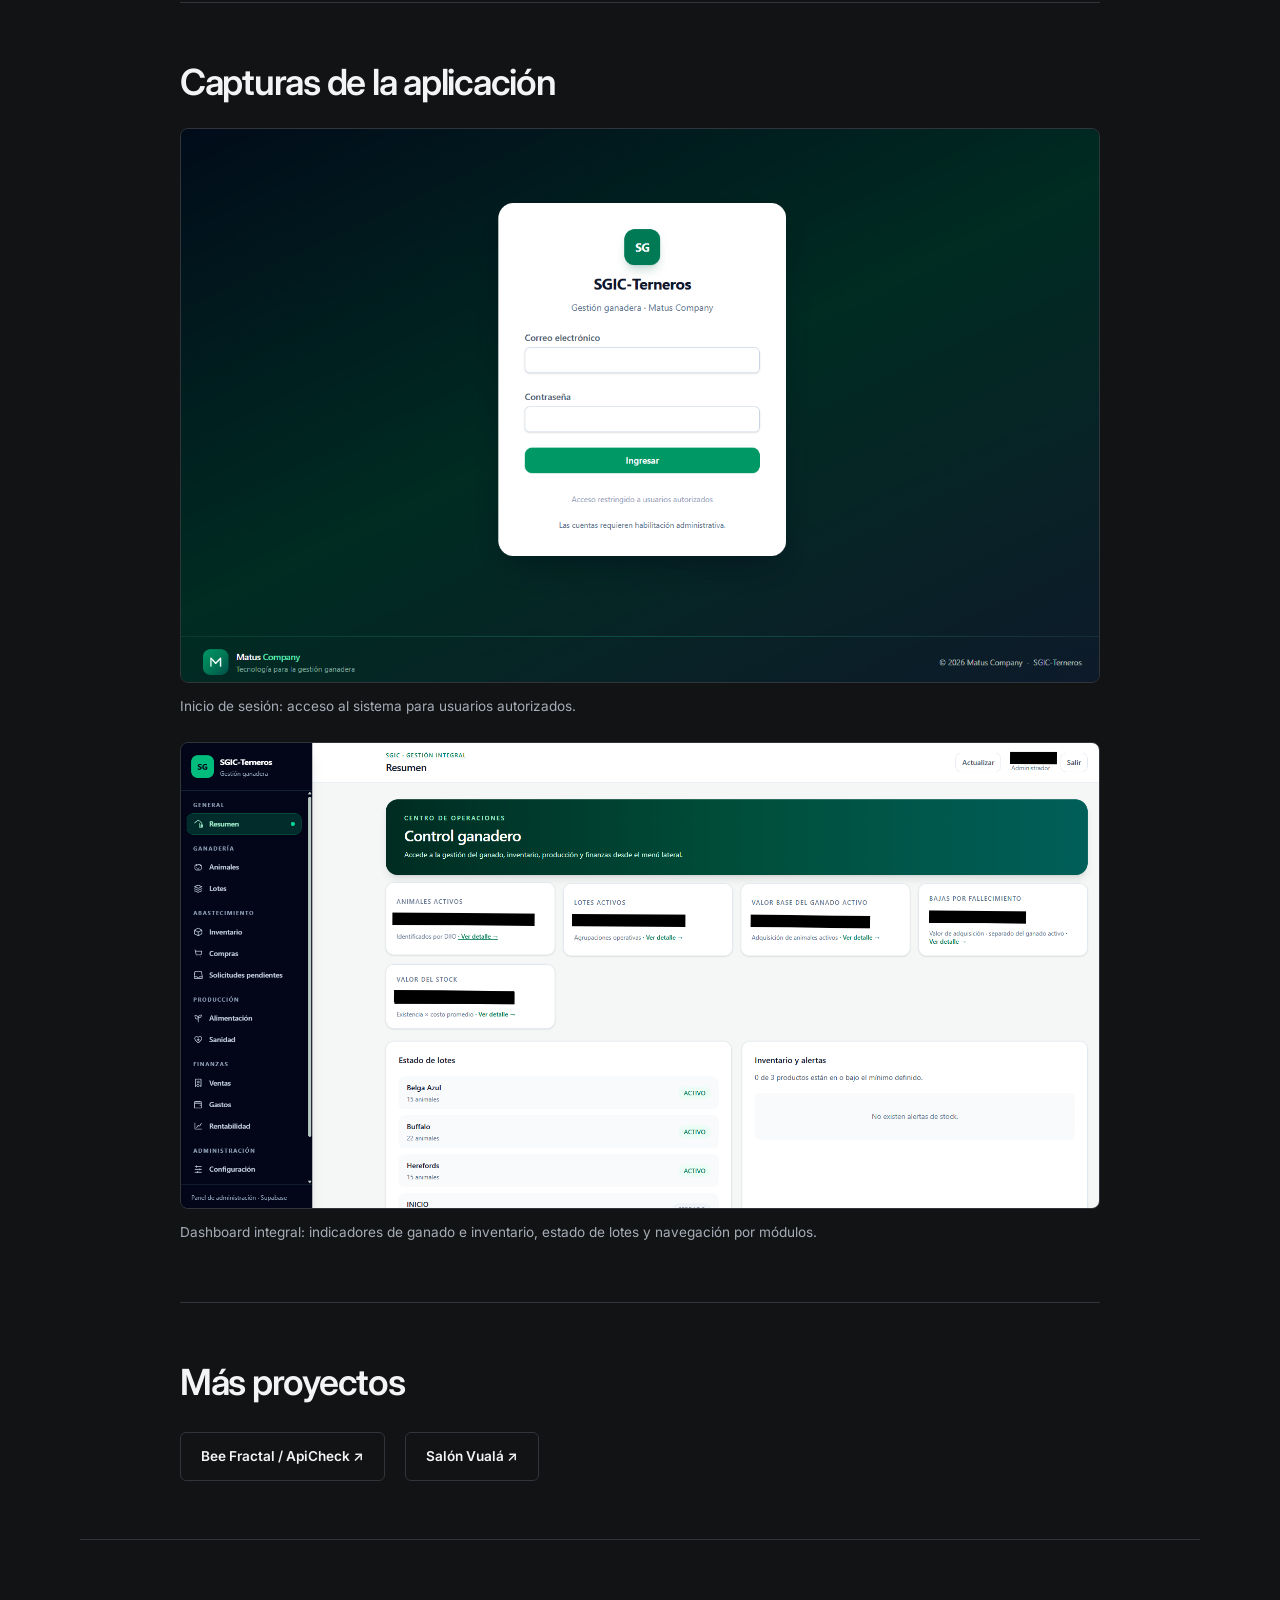
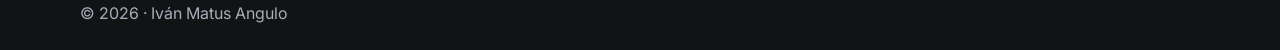
<file: proyectos/sgic-terneros.html>
<!DOCTYPE html><html lang="es"><head><meta charset="UTF-8"><meta name="viewport" content="width=device-width, initial-scale=1"><title>SGIC Terneros | Iván Matus</title><meta name="description" content="Gestión de crianza bovina: funciones, tecnologías y participación de Iván Matus."><link rel="stylesheet" href="../CSS/estilos.css"><link rel="preconnect" href="https://fonts.googleapis.com"><link href="https://fonts.googleapis.com/css2?family=Inter:wght@400;500;600;700;800&display=swap" rel="stylesheet"></head><body><a class="skip-link" href="#contenido" data-key="skip">Saltar al contenido</a><header class="site-header"><a class="brand" href="../index.html" aria-label="Iván Matus">IM<span>.</span></a><nav aria-label="Principal"><a href="../index.html#proyectos" data-key="nav_projects">Proyectos</a><a href="../index.html#contacto" data-key="nav_contact">Contacto</a></nav><button class="translate-btn" id="translateBtn" type="button">English</button></header><main id="contenido" class="case-main"><a class="text-link" href="../index.html#proyectos" data-key="back_projects">← Volver a proyectos</a><section class="case-hero"><p data-key="sgic_role" class="eyebrow">Sistema de gestión ganadera</p><h1>SGIC Terneros</h1><p data-key="sgic_lead">Gestión de crianza bovina</p><p class="case-intro" data-key="sgic_desc">Sistema para organizar animales por DIIO y lotes, registrar alimentación y movimientos de inventario, y consultar costos. Una solución integral para centralizar la gestión ganadera y apoyar el control operativo.</p><div class="case-links"><a class="link-proyecto" href="https://github.com/MaThUZiB/SGIC-Terneros" target="_blank" rel="noopener noreferrer"><span data-key="view_code">Ver código</span> <span aria-hidden="true">↗</span></a></div></section><section class="case-section"><h2 data-key="challenge">El problema</h2><p data-key="sgic_problem">La crianza de terneros requiere relacionar identificación, alimentación, inventario y costos. Mantener esos registros conectados permite seguir la operación y entender el uso de los recursos.</p></section><section class="case-section"><h2 data-key="contribution">Mi participación</h2><p data-key="sgic_contribution">Desarrollo de una aplicación para la gestión de crianza bovina, desde la definición de los procesos hasta su implementación web. El proyecto reúne mi formación administrativa y técnica.</p></section><section class="case-section"><h2 data-key="features">Funciones principales</h2><ul class="feature-list"><li data-key="sgic_feature_0">Identificación por DIIO, lotes, pesajes y estado de los animales.</li><li data-key="sgic_feature_1">Planes de alimentación, consumos e inventario de insumos.</li><li data-key="sgic_feature_2">Registro de compras, ventas y gastos; consulta de costos.</li><li data-key="sgic_feature_3">Carga supervisada de archivos SIPEC y permisos por perfil.</li></ul></section><section class="case-section"><h2 data-key="tech_title">Tecnologías principales</h2><p>React · TypeScript · Vite · PostgreSQL · Supabase · Cloudflare Pages</p></section><section class="case-gallery" data-gallery="sgic-terneros" hidden><h2 data-key="screenshots">Capturas de la aplicación</h2><div class="gallery-grid"></div></section><section class="case-section"><h2 data-key="more_projects">Más proyectos</h2><div class="case-links"><a class="button" href="bee-fractal.html">Bee Fractal / ApiCheck ↗</a><a class="button" href="salon-vuala.html">Salón Vualá ↗</a></div></section></main><footer class="footer"><p>© 2026 · Iván Matus Angulo</p></footer><script type="module" src="../scripts/main.js"></script><script type="module" src="../scripts/gallery.js"></script></body></html>
</file>
<file: CSS/estilos.css>
:root {
    color-scheme:dark;
    --bg:#111315;
    --surface:#1b1e22;
    --text:#f3f4f6;
    --muted:#a7adb7;
    --accent:#60a5fa;
    --line:#30343b;
}

* {
    box-sizing:border-box;
}

html {
    scroll-behavior:smooth;
    scroll-padding-top:2rem;
}

body {
    margin:0;
    background:var(--bg);
    color:var(--text);
    font-family:Inter,system-ui,sans-serif;
    line-height:1.65;
    -webkit-font-smoothing:antialiased;
}

a {
    color:inherit;
    text-decoration:none;
}

button {
    font:inherit;
}

a,button {
    touch-action:manipulation;
}

a:hover {
    color:var(--accent);
}

:focus-visible {
    outline:2px solid var(--accent);
    outline-offset:5px;
}

h1,h2,h3,h4,p {
    margin:0;
}

h1,h2,h3,h4 {
    line-height:1.2;
    letter-spacing:-.035em;
}

h2 {
    font-size:clamp(1.7rem,3vw,2.25rem);
    font-weight:600;
}

h3 {
    font-size:1.45rem;
}

h4 {
    font-size:1.05rem;
    letter-spacing:-.02em;
}

p {
    color:var(--muted);
}

main,.site-header,.footer {
    width:min(1120px,calc(100% - 64px));
    margin-inline:auto;
}

.site-header {
    display:flex;
    align-items:center;
    gap:32px;
    padding-block:26px;
    border-bottom:1px solid var(--line);
}

.brand {
    font-weight:800;
    font-size:1.5rem;
    letter-spacing:-.08em;
}

.brand span {
    color:var(--accent);
}

nav {
    display:flex;
    gap:28px;
    margin-left:auto;
    font-size:.85rem;
    color:var(--muted);
}

.translate-btn {
    background:transparent;
    border:1px solid var(--line);
    color:var(--text);
    border-radius:6px;
    padding:8px 13px;
    font-size:.8rem;
    cursor:pointer;
}

.translate-btn:hover {
    border-color:var(--accent);
}

.hero {
    display:grid;
    grid-template-columns:minmax(0,1fr) 280px;
    gap:70px;
    align-items:center;
    padding-block:90px 86px;
}

.eyebrow {
    color:var(--accent);
    font-size:.68rem;
    font-weight:600;
    letter-spacing:.16em;
    text-transform:uppercase;
    margin-bottom:18px;
}

h1 {
    font-size:clamp(2.4rem,4.5vw,3.75rem);
    font-weight:600;
    letter-spacing:-.055em;
}

.hero-role {
    color:var(--text);
    font-size:clamp(1.3rem,2vw,1.65rem);
    line-height:1.4;
    margin-top:24px;
    max-width:620px;
}

.hero-description {
    font-size:.98rem;
    max-width:590px;
    margin-top:20px;
}

.hero-actions {
    display:flex;
    flex-wrap:wrap;
    align-items:center;
    gap:12px;
    margin-top:32px;
}

.button {
    display:inline-flex;
    align-items:center;
    justify-content:center;
    padding:12px 20px;
    border:1px solid var(--line);
    border-radius:6px;
    font-size:.85rem;
    font-weight:600;
    color:var(--text);
    background:transparent;
    cursor:pointer;
    transition:border-color .15s,background .15s;
}

.button:hover {
    border-color:var(--accent);
    color:var(--text);
}

.button.primary {
    background:var(--accent);
    border-color:var(--accent);
    color:#111315;
}

.button.primary:hover {
    background:#93c5fd;
}

.text-link {
    font-size:.85rem;
    padding:10px;
}

.hero-location {
    font-size:.75rem;
    margin-top:25px;
}

.portrait img {
    display:block;
    width:100%;
    height:auto;
    aspect-ratio:1;
    object-fit:cover;
    border-radius:16px;
    border:1px solid var(--line);
}

.portrait p {
    font-size:.73rem;
    margin-top:15px;
    text-align:center;
}

.section-heading {
    margin-bottom:30px;
}

.section-heading>p:last-child:not(.eyebrow) {
    margin-top:16px;
    max-width:650px;
    font-size:.95rem;
}

main>section:not(.hero),.certiffi {
    padding-block:58px;
    border-top:1px solid var(--line);
}

.proyectos-grid {
    display:grid;
    grid-template-columns:repeat(3,minmax(0,1fr));
    gap:18px;
}

.proyecto-card {
    padding:26px;
    background:var(--surface);
    border:1px solid var(--line);
    border-radius:10px;
    display:flex;
    flex-direction:column;
    gap:22px;
    min-width:0;
}

.project-meta {
    display:flex;
    gap:16px;
    font-size:.68rem;
    color:var(--muted);
    align-items:flex-start;
}

.project-meta>span:first-child {
    color:var(--accent);
    font-variant-numeric:tabular-nums;
}

.titulo-proyecto {
    font-size:1.4rem;
}

.contenido-proyecto {
    display:flex;
    flex-direction:column;
    gap:24px;
    flex:1;
    font-size:.85rem;
}

.tech-mini {
    margin-top:auto;
    font-size:.71rem;
    line-height:1.8;
    color:#bdc3cc;
}

.link-proyecto {
    font-size:.8rem;
    font-weight:600;
    display:flex;
    justify-content:space-between;
    border-top:1px solid var(--line);
    padding-top:18px;
}

.link-proyecto>span:last-child {
    color:var(--accent);
}

.acerca {
    display:grid;
    grid-template-columns:1fr 1.4fr;
    gap:70px;
}

.parrafos {
    font-size:.95rem;
}

.parrafos p+p {
    margin-top:16px;
}

.tec-header {
    margin-bottom:30px;
}

.timeline {
    display:grid;
    gap:0;
}

.timeline-item {
    padding:25px 0;
    border-bottom:1px solid var(--line);
}

.timeline-item:last-child {
    border:0;
    padding-bottom:0;
}

.timeline-card {
    display:grid;
    grid-template-columns:1fr auto;
    gap:8px 24px;
}

.timeline-card h4,.card-header {
    grid-column:1;
    grid-row:1;
}

.timeline-card>a {
    grid-column:1;
    grid-row:1;
}

.empresa {
    font-size:.85rem;
    color:var(--muted);
    grid-column:1;
}

.fecha {
    font-size:.8rem;
    color:var(--muted);
    grid-column:2;
    grid-row:1;
}

.timeline-card>p {
    grid-column:1/-1;
    max-width:760px;
    font-size:.88rem;
    margin-top:6px;
}

.card-header {
    display:flex;
    gap:16px;
    align-items:center;
    flex-wrap:wrap;
}

.estado {
    color:var(--accent);
    font-size:.65rem;
    letter-spacing:0;
    border:1px solid var(--line);
    border-radius:4px;
    padding:3px 7px;
}

.timeline-dot {
    display:none;
}

.tec-columns {
    display:grid;
    grid-template-columns:1.4fr 1fr 1fr;
    gap:32px;
}

.categoria h4 {
    margin-bottom:18px;
}

.badges {
    list-style:none;
    padding:0;
    margin:0;
    display:flex;
    gap:8px;
    flex-wrap:wrap;
}

.badges li {
    padding:5px 9px;
    border:1px solid var(--line);
    border-radius:4px;
    font-size:.76rem;
    color:var(--muted);
}

.certificaciones {
    display:grid;
    grid-template-columns:repeat(2,minmax(0,1fr));
    gap:0 40px;
}

.cert-card {
    padding:19px 0;
    border-bottom:1px solid var(--line);
    height:100%;
}

.cert-card .text {
    display:flex;
    flex-direction:column;
    gap:6px;
}

.cert-card .title {
    font-size:.86rem;
    font-weight:500;
}

.cert-card .subtitle {
    color:var(--muted);
    font-size:.74rem;
}

.certificaciones>a:hover .title {
    color:var(--accent);
}

.footer {
    border-top:1px solid var(--line);
    padding-block:60px 24px;
}

.footer h2 {
    max-width:650px;
    margin-bottom:28px;
}

.contact-email {
    display:block;
    font-size:clamp(1rem,2.7vw,1.7rem);
    letter-spacing:-.03em;
    overflow-wrap:anywhere;
}

.contact-phone {
    display:inline-block;
    font-size:.88rem;
    color:var(--muted);
    margin-top:12px;
}

.footer-bottom {
    margin-top:65px;
    padding-top:24px;
    border-top:1px solid var(--line);
    display:flex;
    justify-content:space-between;
    gap:20px;
    font-size:.75rem;
}

.social-links {
    display:flex;
    gap:24px;
}

.skip-link {
    position:absolute;
    left:20px;
    top:-80px;
    padding:12px;
    background:var(--text);
    color:var(--bg);
    z-index:10;
}

.skip-link:focus {
    top:12px;
}

.disable {
    opacity:.6;
    pointer-events:none;
}

@media(max-width:900px) {
    .hero {
        gap:35px;
        grid-template-columns:minmax(0,1fr) 220px;
        padding-block:65px;
    }
    .proyectos-grid {
        grid-template-columns:1fr;
    }
    .proyecto-card {
        gap:16px;
    }
    .contenido-proyecto {
        gap:16px;
    }
    .acerca {
        gap:30px;
    }
    .tec-columns {
        grid-template-columns:1fr 1fr;
    }
    .categoria:first-child {
        grid-column:1/-1;
    }
}

@media(max-width:600px) {
    main,.site-header,.footer {
        width:calc(100% - 40px);
    }
    .site-header {
        gap:14px;
        padding-block:20px;
        flex-wrap:wrap;
    }
    nav {
        gap:15px;
        font-size:.73rem;
        order:3;
        width:100%;
        justify-content:space-between;
    }
    .translate-btn {
        margin-left:auto;
    }
    .hero {
        grid-template-columns:1fr;
        padding-block:45px;
        gap:32px;
    }
    .portrait {
        display:flex;
        align-items:center;
        gap:20px;
        grid-row:2;
    }
    .portrait img {
        width:96px;
        border-radius:10px;
    }
    .portrait p {
        text-align:left;
        max-width:160px;
    }
    .hero-role {
        margin-top:18px;
    }
    .hero-description {
        font-size:.9rem;
    }
    .hero-actions {
        gap:8px;
    }
    .button {
        padding:11px 14px;
    }
    .text-link {
        padding-inline:7px;
    }
    .acerca,.tec-columns,.certificaciones {
        grid-template-columns:1fr;
        gap:20px;
    }
    .acerca .section-heading {
        margin-bottom:0;
    }
    .categoria:first-child {
        grid-column:auto;
    }
    .timeline-card {
        grid-template-columns:1fr;
        gap:10px;
    }
    .fecha {
        grid-column:1;
        grid-row:auto;
    }
    .timeline-card>p {
        grid-column:1;
    }
    .footer-bottom {
        flex-direction:column;
        margin-top:40px;
    }
    main>section:not(.hero),.certiffi {
        padding-block:40px;
    }
    .hero-location {
        font-size:.72rem;
    }
}

@media(prefers-reduced-motion:reduce) {
    html {
        scroll-behavior:auto;
    }
    * {
        transition:none!important;
    }
}

/* Horizontal, manually controlled project gallery. */
.carousel-controls { display: flex; align-items: center; justify-content: flex-end; gap: 16px; margin-bottom: 20px; }
.carousel-controls .button { padding: 8px 16px; }
.carousel-controls button:disabled { opacity: .35; cursor: default; }
#projectCount { color: var(--muted); font-size: .8rem; font-variant-numeric: tabular-nums; }
#projectTrack { display: flex; gap: 20px; overflow-x: auto; scroll-snap-type: x mandatory; padding-bottom: 18px; scrollbar-width: thin; scrollbar-color: var(--line) var(--bg); }
#projectTrack .proyecto-card { flex: 0 0 75%; scroll-snap-align: start; scroll-margin: 0; }
#projectTrack::after { content: ''; flex: 0 0 calc(25% - 20px); }
#projectTrack .titulo-proyecto { font-size: clamp(1.6rem, 3vw, 2.3rem); }
#projectTrack .contenido-proyecto { max-width: 640px; font-size: .95rem; }
.case-main { max-width: 920px; padding-top: 32px; }
.case-main > .case-hero { padding-block: 48px; border-top: 0; }
.case-hero h1 { margin-bottom: 18px; }
.case-intro { max-width: 740px; margin-top: 24px; font-size: 1.1rem; }
.case-links { display: flex; flex-wrap: wrap; gap: 20px; margin-top: 28px; }
.case-links .link-proyecto { gap: 32px; }
.case-section h2, .case-gallery h2 { margin-bottom: 24px; }
.case-section > p { max-width: 740px; }
.feature-list { color: var(--muted); padding-left: 20px; }
.feature-list li + li { margin-top: 12px; }
.gallery-grid { display: grid; gap: 24px; }
.gallery-grid figure { margin: 0; }
.gallery-grid img { display: block; width: 100%; height: auto; border: 1px solid var(--line); border-radius: 8px; }
.gallery-grid figcaption { color: var(--muted); margin-top: 12px; font-size: .85rem; }
[hidden] { display: none !important; }
@media (max-width: 600px) {
    #projectTrack .proyecto-card { flex-basis: 90%; }
    #projectTrack::after { flex-basis: calc(10% - 20px); }
    .case-intro { font-size: .95rem; }
}
</file>
